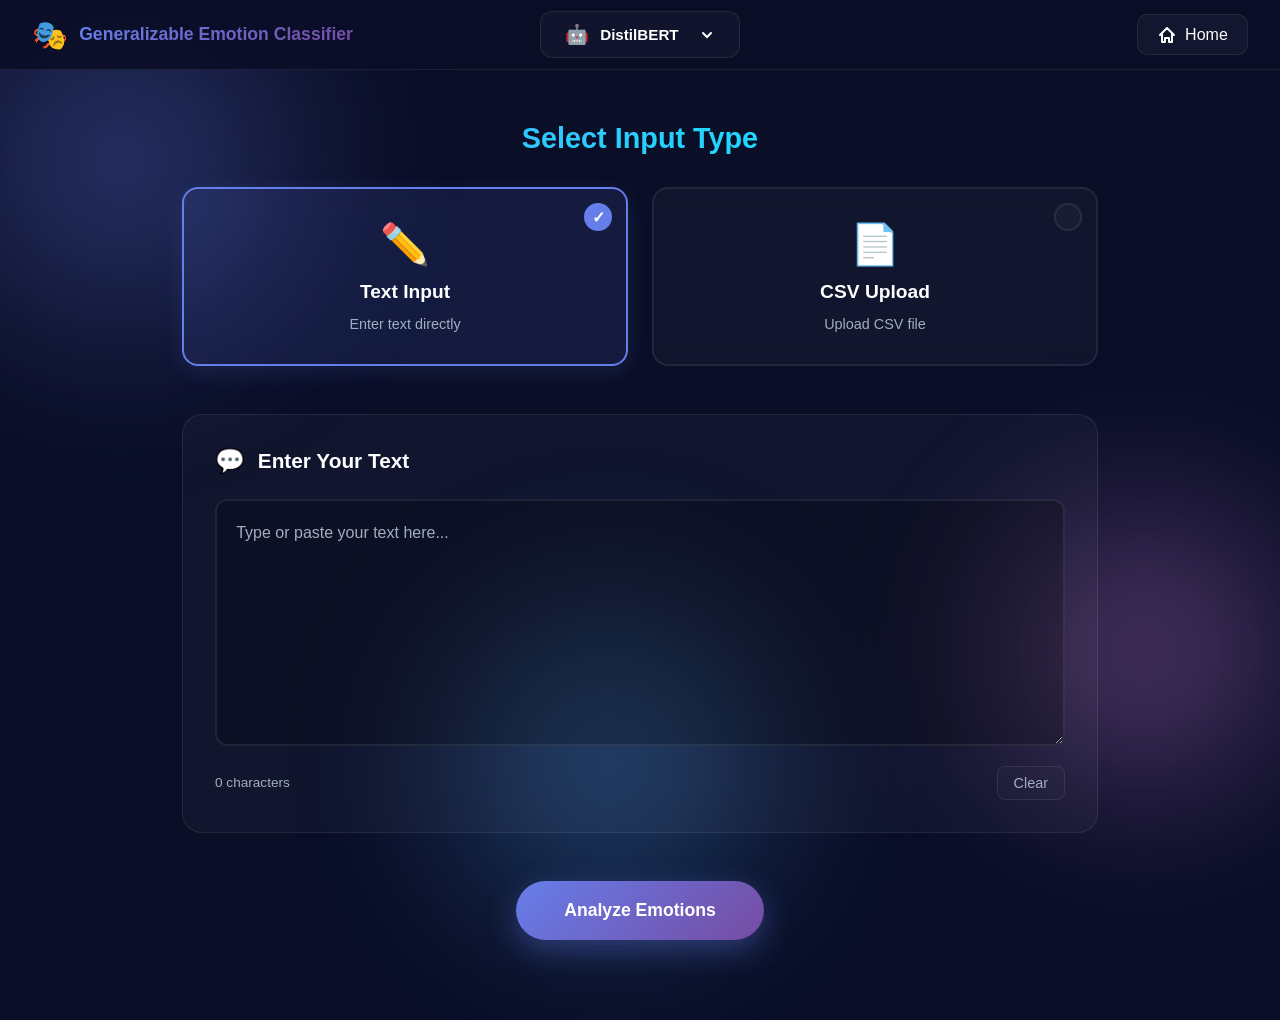
<file: Frontend/index.html>
<!DOCTYPE html>
<html lang="en">

<head>
    <meta charset="UTF-8">
    <meta name="viewport" content="width=device-width, initial-scale=1.0">
    <title>Emotion Classifier - Main Interface</title>
    <link rel="stylesheet" href="analyzer-styles.css">
</head>

<body>
    <!-- Animated Background -->
    <div class="animated-bg">
        <div class="gradient-orb orb-1"></div>
        <div class="gradient-orb orb-2"></div>
        <div class="gradient-orb orb-3"></div>
    </div>

    <!-- Top Navigation Bar -->
    <nav class="top-navbar">
        <div class="nav-left">
            <div class="logo">
                <span class="logo-icon">🎭</span>
                <span class="logo-text">Generalizable Emotion Classifier</span>
            </div>
        </div>

        <div class="nav-center">
            <div class="model-dropdown">
                <button class="dropdown-btn" onclick="toggleDropdown()">
                    <span class="model-icon">🤖</span>
                    <span id="selectedModel">DistilBERT</span>
                    <svg class="dropdown-arrow" width="16" height="16" viewBox="0 0 16 16" fill="none">
                        <path d="M4 6L8 10L12 6" stroke="currentColor" stroke-width="2" stroke-linecap="round" />
                    </svg>
                </button>
                <div class="dropdown-menu" id="dropdownMenu">
                    <div class="dropdown-item active" onclick="selectModel('DistilBERT', 'distilbert')">
                        <span class="item-icon">🧠</span>
                        <div class="item-info">
                            <span class="item-name">DistilBERT</span>
                            <span class="item-desc">Transformer-based, High Accuracy</span>
                        </div>
                    </div>
                    <div class="dropdown-item" onclick="selectModel('LSTM', 'lstm')">
                        <span class="item-icon">🔄</span>
                        <div class="item-info">
                            <span class="item-name">LSTM</span>
                            <span class="item-desc">Recurrent Neural Network</span>
                        </div>
                    </div>
                    <div class="dropdown-item" onclick="selectModel('CNN + SVM', 'cnn_svm')">
                        <span class="item-icon">⚡</span>
                        <div class="item-info">
                            <span class="item-name">CNN + SVM</span>
                            <span class="item-desc">Hybrid Architecture</span>
                        </div>
                    </div>
                    <div class="dropdown-item" onclick="selectModel('Naïve Bayes', 'mnb')">
                        <span class="item-icon">📊</span>
                        <div class="item-info">
                            <span class="item-name">Naïve Bayes</span>
                            <span class="item-desc">Classical ML Algorithm</span>
                        </div>
                    </div>
                </div>
            </div>
        </div>

        <div class="nav-right">
            <a href="home.html" class="nav-btn">
                <svg width="20" height="20" viewBox="0 0 20 20" fill="none">
                    <path d="M3 10L10 3L17 10M5 8V17H8V13H12V17H15V8" stroke="currentColor" stroke-width="2"
                        stroke-linecap="round" stroke-linejoin="round" />
                </svg>
                Home
            </a>
        </div>
    </nav>

    <!-- Main Content Area -->
    <div class="main-container">
        <div class="content-wrapper">

            <!-- Input Type Selection -->
            <div class="input-type-selector">
                <h2 class="section-title">Select Input Type</h2>
                <div class="radio-group">
                    <label class="radio-card active">
                        <input type="radio" name="inputType" value="text" checked
                            onchange="handleInputTypeChange('text')">
                        <div class="radio-content">
                            <span class="radio-icon">✏️</span>
                            <span class="radio-label">Text Input</span>
                            <span class="radio-desc">Enter text directly</span>
                        </div>
                        <div class="radio-check">✓</div>
                    </label>

                    <label class="radio-card">
                        <input type="radio" name="inputType" value="csv" onchange="handleInputTypeChange('csv')">
                        <div class="radio-content">
                            <span class="radio-icon">📄</span>
                            <span class="radio-label">CSV Upload</span>
                            <span class="radio-desc">Upload CSV file</span>
                        </div>
                        <div class="radio-check">✓</div>
                    </label>
                </div>
            </div>

            <!-- Text Input Section -->
            <div class="input-section" id="textInputSection">
                <div class="input-card">
                    <div class="input-header">
                        <span class="input-icon">💬</span>
                        <h3>Enter Your Text</h3>
                    </div>
                    <textarea id="textInput" placeholder="Type or paste your text here..." rows="8"></textarea>
                    <div class="input-footer">
                        <span class="char-count" id="charCount">0 characters</span>
                        <button class="clear-btn" onclick="clearTextInput()">Clear</button>
                    </div>
                </div>
            </div>

            <!-- CSV Upload Section -->
            <div class="input-section hidden" id="csvInputSection">
                <div class="input-card upload-card">
                    <div class="upload-area" id="uploadArea" onclick="document.getElementById('csvFileInput').click()">
                        <input type="file" id="csvFileInput" accept=".csv" hidden onchange="handleFileSelect(event)">
                        <div class="upload-content">
                            <div class="upload-icon">📁</div>
                            <h3>Upload CSV File</h3>
                            <p>Drag or click here</p>
                        </div>
                    </div>
                    <div class="file-info hidden" id="fileInfo">
                        <div class="file-details">
                            <span class="file-icon">📄</span>
                            <div class="file-text">
                                <span class="file-name" id="fileName"></span>
                                <span class="file-size" id="fileSize"></span>
                            </div>
                        </div>
                        <button class="remove-file-btn" onclick="removeFile()">Remove</button>
                    </div>
                </div>
            </div>

            <!-- Predict Button -->
            <div class="action-section">
                <button class="predict-btn" onclick="analyzeEmotion()">Analyze Emotions</button>
            </div>

            <!-- Loading State -->
            <div class="loading-section hidden" id="loadingSection">
                <div class="loading-spinner"></div>
                <p>Analyzing...</p>
            </div>

            <!-- Results Section -->
            <div class="results-section hidden" id="resultsSection">
                <div class="results-header">
                    <h2>Analysis Results</h2>
                </div>

                <!-- Emotion Cards -->
                <div class="emotion-grid" id="emotionGrid"></div>

                <!-- Visualization -->
                 <div class="results-header">
                    <h2>Emotion Distribution</h2>
                </div>
                <div class="visualization-card">
                    <div class="chart-container" id="chartContainer"></div>
                </div>

                <!-- Statistics -->
                 <div class="results-header">
                    <h2>Summary Statistics</h2>
                </div>
                <div class="stats-card">
                    <div class="stats-grid" id="statsGrid"></div>
                </div>

                <!-- Interpretation UI (updated inline styles to match original frontend) -->
                <div id="prediction-area">
                    <div>
                        <button id="check-reasoning-btn" aria-disabled="true" title="Show model explanation">
                            🔎 Check Reasoning
                        </button>
                    </div>

                    <div id="explanation-wrapper">
                        <div class="results-header">
                    <h2>Model Reasoning</h2>
                </div>
                        <pre id="explanation-text"></pre>
                    </div>
                </div>


            </div>
        </div>
    </div>

    <script src="analyzer-script.js"></script>
</body>

</html>
</file>
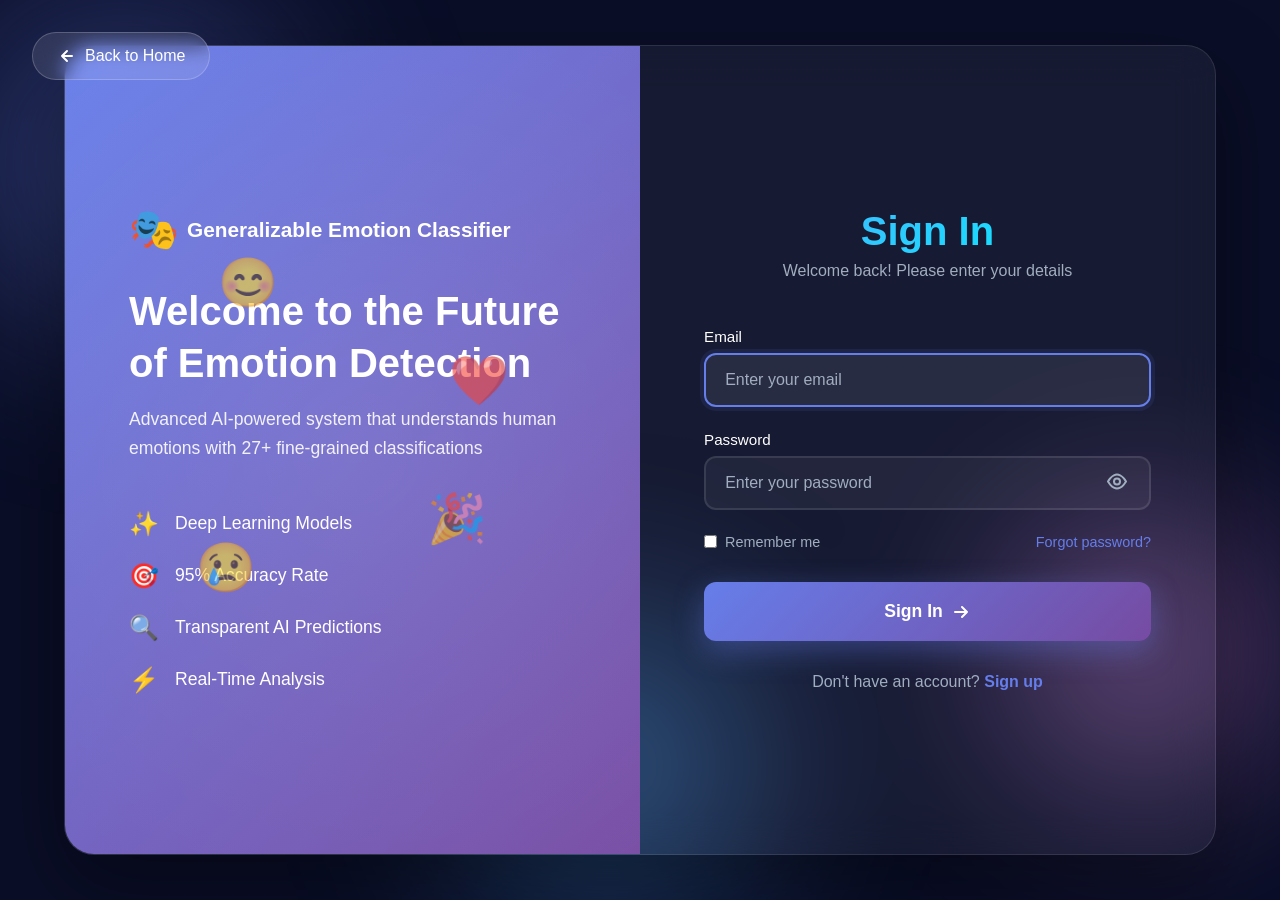
<file: Frontend/auth.html>
<!DOCTYPE html>
<html lang="en">
<head>
    <meta charset="UTF-8">
    <meta name="viewport" content="width=device-width, initial-scale=1.0">
    <title>Sign In | Emotion Classifier</title>
    <link rel="stylesheet" href="auth-styles.css">
</head>
<body>
    <!-- Animated Background -->
    <div class="animated-bg">
        <div class="gradient-orb orb-1"></div>
        <div class="gradient-orb orb-2"></div>
        <div class="gradient-orb orb-3"></div>
    </div>

    <!-- Back to Home Button -->
    <a href="home.html" class="back-btn">
        <svg width="20" height="20" viewBox="0 0 20 20" fill="none">
            <path d="M15 10H5M5 10L10 15M5 10L10 5" stroke="currentColor" stroke-width="2" stroke-linecap="round" stroke-linejoin="round"/>
        </svg>
        Back to Home
    </a>

    <!-- Auth Container -->
    <div class="auth-container">
        <!-- Left Side - Branding -->
        <div class="auth-branding">
            <div class="brand-content">
                <div class="brand-logo">
                    <span class="logo-icon">🎭</span>
                    <span class="logo-text">Generalizable Emotion Classifier</span>
                </div>
                <h2>Welcome to the Future of Emotion Detection</h2>
                <p>Advanced AI-powered system that understands human emotions with 27+ fine-grained classifications</p>
                
                <div class="features-list">
                    <div class="feature-item">
                        <span class="feature-icon">✨</span>
                        <span>Deep Learning Models</span>
                    </div>
                    <div class="feature-item">
                        <span class="feature-icon">🎯</span>
                        <span>95% Accuracy Rate</span>
                    </div>
                    <div class="feature-item">
                        <span class="feature-icon">🔍</span>
                        <span>Transparent AI Predictions</span>
                    </div>
                    <div class="feature-item">
                        <span class="feature-icon">⚡</span>
                        <span>Real-Time Analysis</span>
                    </div>
                </div>

                <div class="floating-emojis">
                    <span class="emoji-float" style="--delay: 0s; --x: 20px;">😊</span>
                    <span class="emoji-float" style="--delay: 1s; --x: -30px;">❤️</span>
                    <span class="emoji-float" style="--delay: 2s; --x: 40px;">😢</span>
                    <span class="emoji-float" style="--delay: 3s; --x: -20px;">🎉</span>
                </div>
            </div>
        </div>

        <!-- Right Side - Forms -->
        <div class="auth-forms">
            <!-- Login Form -->
            <div class="form-container active" id="loginForm">
                <div class="form-header">
                    <h2>Sign In</h2>
                    <p>Welcome back! Please enter your details</p>
                </div>

                <form onsubmit="handleLogin(event)">
                    <div class="input-group">
                        <label for="loginEmail">Email</label>
                        <input type="email" id="loginEmail" placeholder="Enter your email" required>
                    </div>

                    <div class="input-group">
                        <label for="loginPassword">Password</label>
                        <div class="password-input">
                            <input type="password" id="loginPassword" placeholder="Enter your password" required>
                            <button type="button" class="toggle-password" onclick="togglePassword('loginPassword')">
                                <svg width="20" height="20" viewBox="0 0 20 20" fill="none">
                                    <path d="M10 7C8.34315 7 7 8.34315 7 10C7 11.6569 8.34315 13 10 13C11.6569 13 13 11.6569 13 10C13 8.34315 11.6569 7 10 7Z" stroke="currentColor" stroke-width="2"/>
                                    <path d="M10 3C5 3 1 10 1 10C1 10 5 17 10 17C15 17 19 10 19 10C19 10 15 3 10 3Z" stroke="currentColor" stroke-width="2"/>
                                </svg>
                            </button>
                        </div>
                    </div>

                    <div class="form-options">
                        <label class="checkbox-label">
                            <input type="checkbox">
                            <span>Remember me</span>
                        </label>
                        <a href="#" class="forgot-link">Forgot password?</a>
                    </div>

                    <button type="submit" class="submit-btn">
                        Sign In
                        <svg width="20" height="20" viewBox="0 0 20 20" fill="none">
                            <path d="M4 10H16M16 10L11 5M16 10L11 15" stroke="currentColor" stroke-width="2" stroke-linecap="round" stroke-linejoin="round"/>
                        </svg>
                    </button>
                </form>

                <div class="form-footer">
                    <p>Don't have an account? <a href="#" onclick="switchForm('signup')">Sign up</a></p>
                </div>
            </div>

            <!-- Signup Form -->
            <div class="form-container" id="signupForm">
                <div class="form-header">
                    <h2>Create Account</h2>
                    <p>Join us and start analyzing emotions</p>
                </div>

                <form onsubmit="handleSignup(event)">
                    <div class="input-group">
                        <label for="signupName">Full Name</label>
                        <input type="text" id="signupName" placeholder="Enter your full name" required>
                    </div>

                    <div class="input-group">
                        <label for="signupEmail">Email</label>
                        <input type="email" id="signupEmail" placeholder="Enter your email" required>
                    </div>

                    <div class="input-group">
                        <label for="signupPassword">Password</label>
                        <div class="password-input">
                            <input type="password" id="signupPassword" placeholder="Create a password" required>
                            <button type="button" class="toggle-password" onclick="togglePassword('signupPassword')">
                                <svg width="20" height="20" viewBox="0 0 20 20" fill="none">
                                    <path d="M10 7C8.34315 7 7 8.34315 7 10C7 11.6569 8.34315 13 10 13C11.6569 13 13 11.6569 13 10C13 8.34315 11.6569 7 10 7Z" stroke="currentColor" stroke-width="2"/>
                                    <path d="M10 3C5 3 1 10 1 10C1 10 5 17 10 17C15 17 19 10 19 10C19 10 15 3 10 3Z" stroke="currentColor" stroke-width="2"/>
                                </svg>
                            </button>
                        </div>
                    </div>

                    <div class="input-group">
                        <label for="confirmPassword">Confirm Password</label>
                        <div class="password-input">
                            <input type="password" id="confirmPassword" placeholder="Confirm your password" required>
                            <button type="button" class="toggle-password" onclick="togglePassword('confirmPassword')">
                                <svg width="20" height="20" viewBox="0 0 20 20" fill="none">
                                    <path d="M10 7C8.34315 7 7 8.34315 7 10C7 11.6569 8.34315 13 10 13C11.6569 13 13 11.6569 13 10C13 8.34315 11.6569 7 10 7Z" stroke="currentColor" stroke-width="2"/>
                                    <path d="M10 3C5 3 1 10 1 10C1 10 5 17 10 17C15 17 19 10 19 10C19 10 15 3 10 3Z" stroke="currentColor" stroke-width="2"/>
                                </svg>
                            </button>
                        </div>
                    </div>

                    <div class="form-options">
                        <label class="checkbox-label">
                            <input type="checkbox" required>
                            <span>I agree to the Terms & Conditions</span>
                        </label>
                    </div>

                    <button type="submit" class="submit-btn">
                        Create Account
                        <svg width="20" height="20" viewBox="0 0 20 20" fill="none">
                            <path d="M4 10H16M16 10L11 5M16 10L11 15" stroke="currentColor" stroke-width="2" stroke-linecap="round" stroke-linejoin="round"/>
                        </svg>
                    </button>
                </form>

                <div class="form-footer">
                    <p>Already have an account? <a href="#" onclick="switchForm('login')">Sign in</a></p>
                </div>
            </div>
        </div>
    </div>

    <script src="auth-script.js"></script>
</body>
</html>
</file>
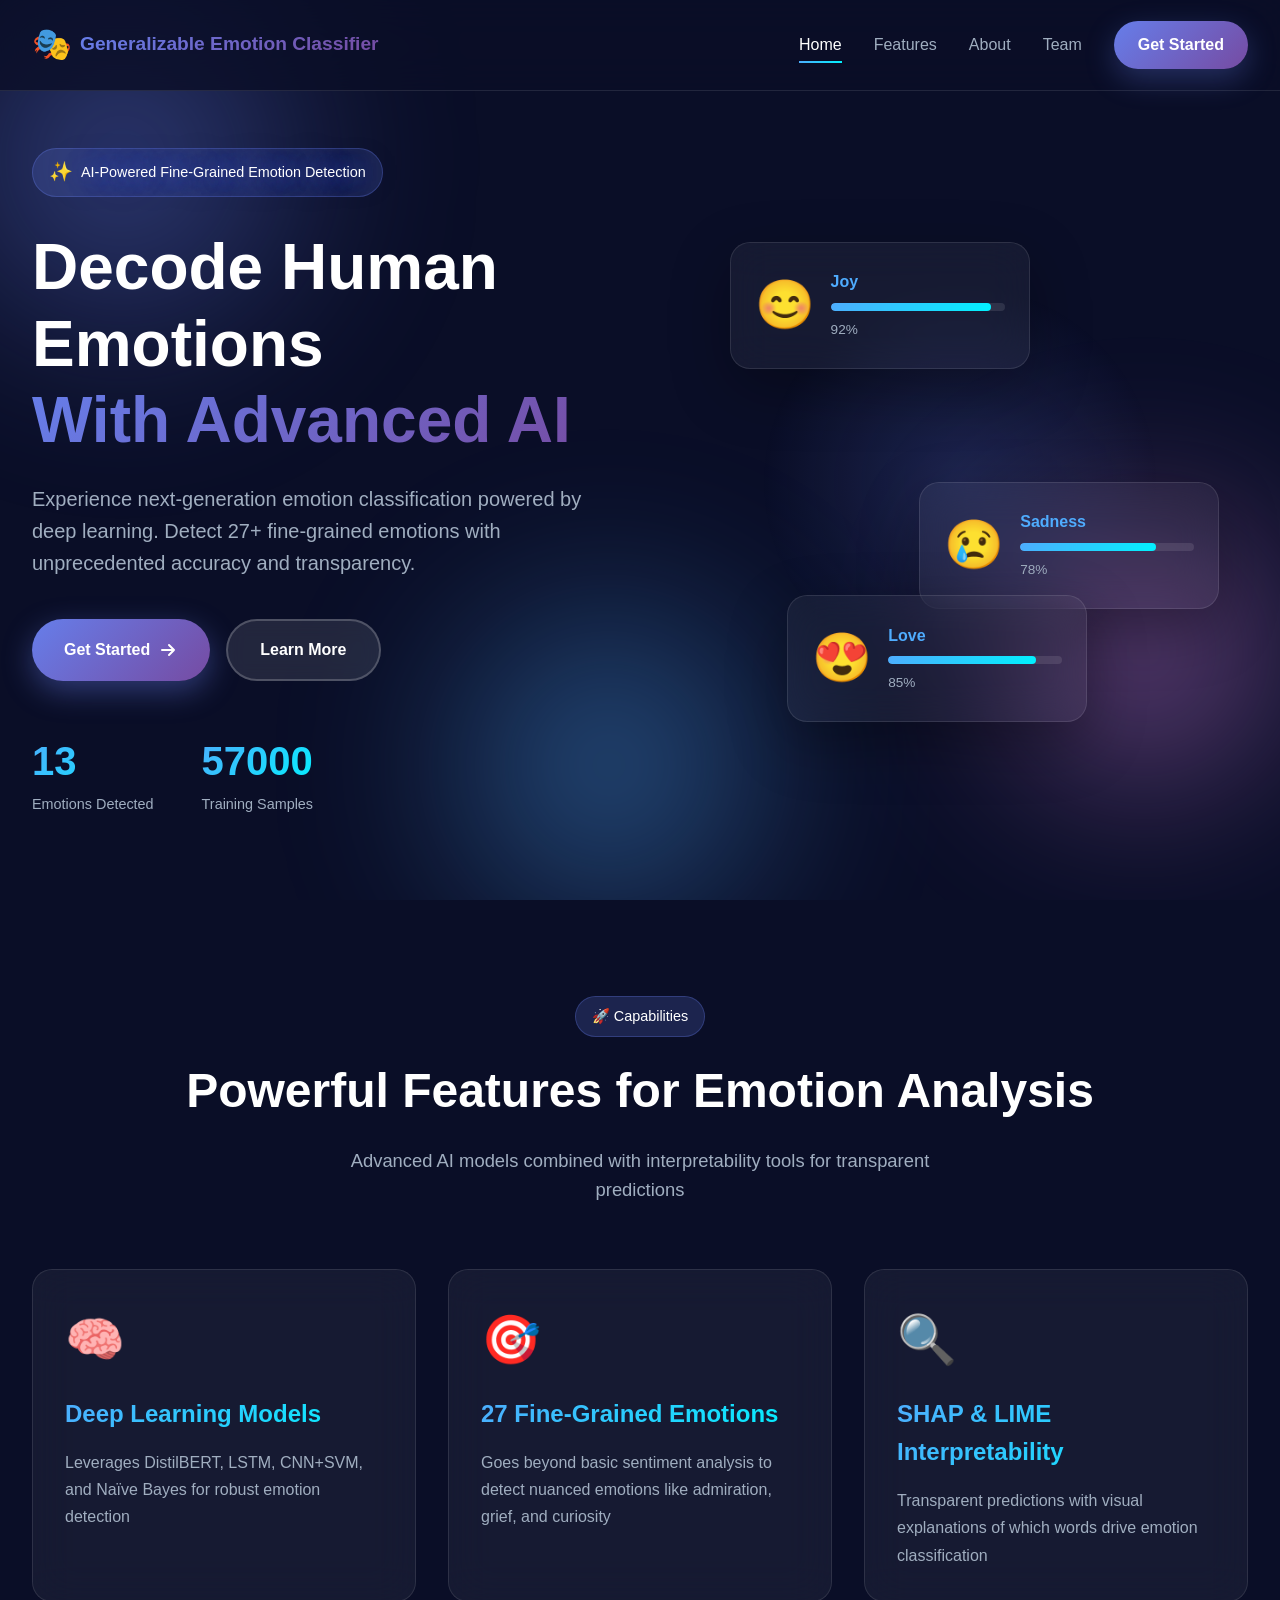
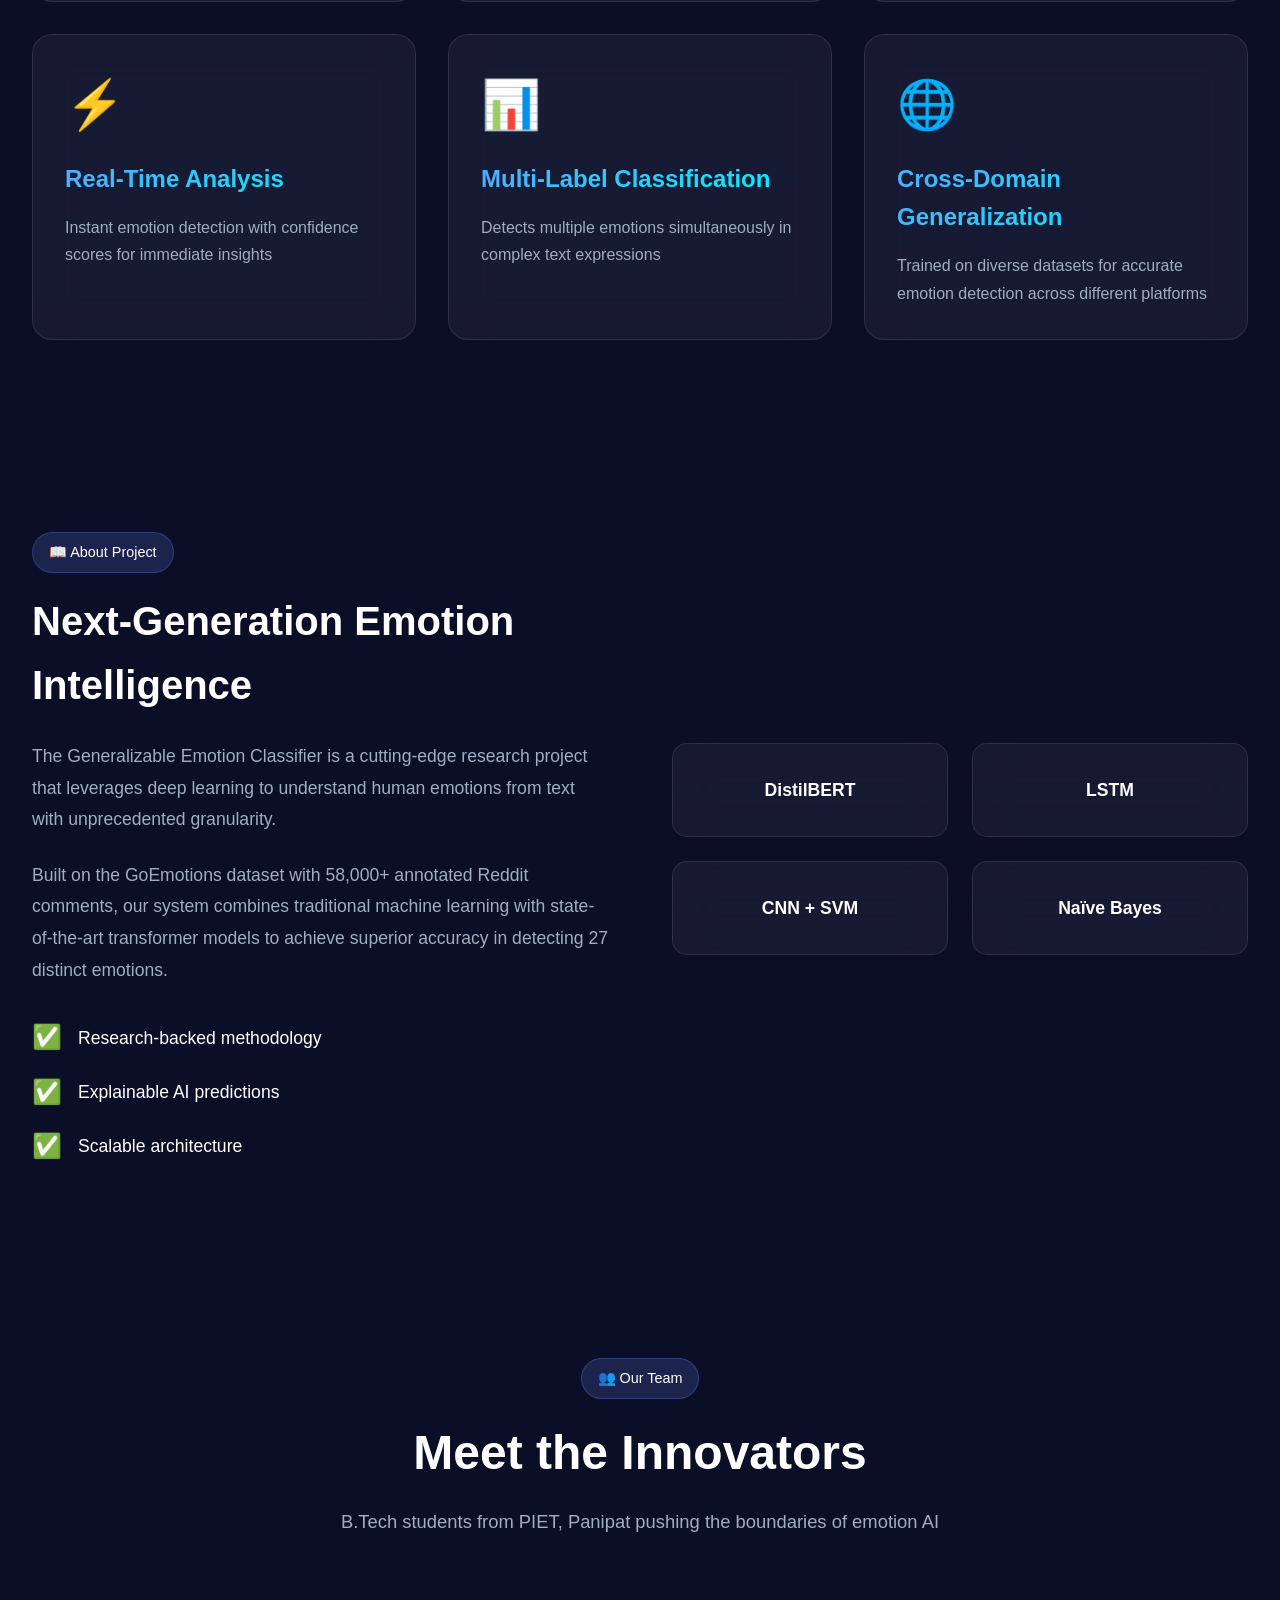
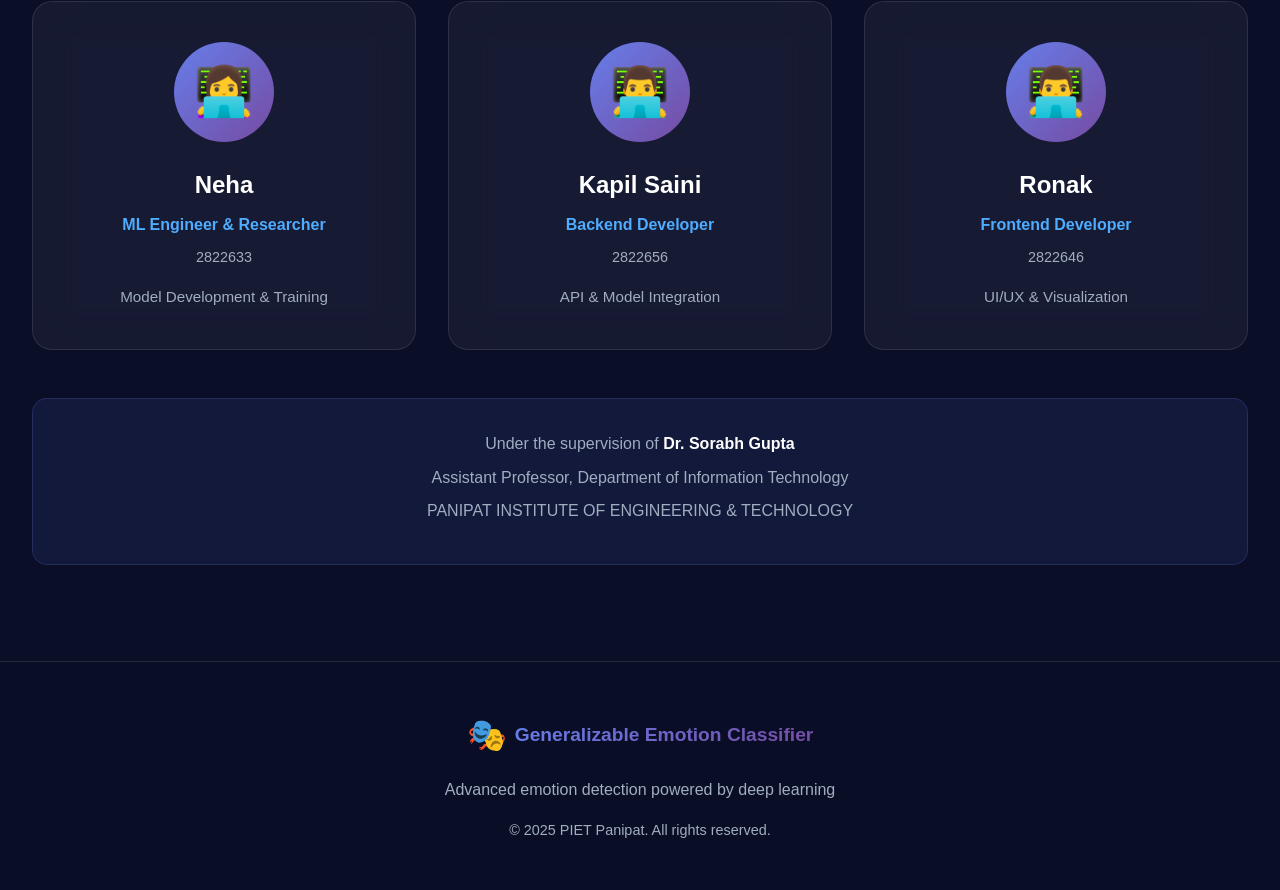
<file: Frontend/home.html>
<!DOCTYPE html>
<html lang="en">
<head>
    <meta charset="UTF-8">
    <meta name="viewport" content="width=device-width, initial-scale=1.0">
    <title>Generalizable Emotion Classifier | AI-Powered Emotion Detection</title>
    <link rel="stylesheet" href="home-styles.css">
</head>
<body>
    <!-- Animated Background -->
    <div class="animated-bg">
        <div class="gradient-orb orb-1"></div>
        <div class="gradient-orb orb-2"></div>
        <div class="gradient-orb orb-3"></div>
    </div>

    <!-- Navigation Header -->
    <header class="navbar">
        <div class="nav-container">
            <div class="logo">
                <span class="logo-icon">🎭</span>
                <span class="logo-text">Generalizable Emotion Classifier</span>
            </div>
            <nav class="nav-links">
                <a href="#home" class="nav-link active">Home</a>
                <a href="#features" class="nav-link">Features</a>
                <a href="#about" class="nav-link">About</a>
                <a href="#team" class="nav-link">Team</a>
                <a href="auth.html" class="nav-cta">Get Started</a>
            </nav>
            <button class="mobile-menu-btn" onclick="toggleMobileMenu()">
                <span></span>
                <span></span>
                <span></span>
            </button>
        </div>
    </header>

    <!-- Hero Section -->
    <section class="hero" id="home">
        <div class="hero-content">
            <div class="hero-badge">
                <span class="badge-icon">✨</span>
                <span class="badge-text">AI-Powered Fine-Grained Emotion Detection</span>
            </div>
            <h1 class="hero-title">
                Decode Human Emotions
                <span class="gradient-text">With Advanced AI</span>
            </h1>
            <p class="hero-subtitle">
                Experience next-generation emotion classification powered by deep learning.
                Detect 27+ fine-grained emotions with unprecedented accuracy and transparency.
            </p>
            <div class="hero-buttons">
                <a href="auth.html" class="btn-primary">
                    <span>Get Started</span>
                    <svg width="20" height="20" viewBox="0 0 20 20" fill="none">
                        <path d="M4 10H16M16 10L11 5M16 10L11 15" stroke="currentColor" stroke-width="2" stroke-linecap="round" stroke-linejoin="round"/>
                    </svg>
                </a>
                <a href="#features" class="btn-secondary">
                    <span>Learn More</span>
                </a>
            </div>
            <div class="hero-stats">
                <div class="stat-item">
                    <span class="stat-number">27+</span>
                    <span class="stat-label">Emotions Detected</span>
                </div>
                <div class="stat-item">
                    <span class="stat-number">57000</span>
                    <span class="stat-label">Training Samples</span>
                </div>
            </div>
        </div>
        <div class="hero-visual">
            <div class="floating-card card-1">
                <div class="emotion-preview">
                    <span class="emoji">😊</span>
                    <div class="emotion-info">
                        <span class="emotion-name">Joy</span>
                        <div class="confidence-bar">
                            <div class="confidence-fill" style="width: 92%"></div>
                        </div>
                        <span class="confidence-text">92%</span>
                    </div>
                </div>
            </div>
            <div class="floating-card card-2">
                <div class="emotion-preview">
                    <span class="emoji">😢</span>
                    <div class="emotion-info">
                        <span class="emotion-name">Sadness</span>
                        <div class="confidence-bar">
                            <div class="confidence-fill" style="width: 78%"></div>
                        </div>
                        <span class="confidence-text">78%</span>
                    </div>
                </div>
            </div>
            <div class="floating-card card-3">
                <div class="emotion-preview">
                    <span class="emoji">😍</span>
                    <div class="emotion-info">
                        <span class="emotion-name">Love</span>
                        <div class="confidence-bar">
                            <div class="confidence-fill" style="width: 85%"></div>
                        </div>
                        <span class="confidence-text">85%</span>
                    </div>
                </div>
            </div>
            <div class="hero-circle pulse"></div>
        </div>
    </section>

    <!-- Features Section -->
    <section class="features" id="features">
        <div class="section-header">
            <span class="section-badge">🚀 Capabilities</span>
            <h2>Powerful Features for Emotion Analysis</h2>
            <p>Advanced AI models combined with interpretability tools for transparent predictions</p>
        </div>
        <div class="features-grid">
            <div class="feature-card">
                <div class="feature-icon">🧠</div>
                <h3>Deep Learning Models</h3>
                <p>Leverages DistilBERT, LSTM, CNN+SVM, and Naïve Bayes for robust emotion detection</p>
            </div>
            <div class="feature-card">
                <div class="feature-icon">🎯</div>
                <h3>27 Fine-Grained Emotions</h3>
                <p>Goes beyond basic sentiment analysis to detect nuanced emotions like admiration, grief, and curiosity</p>
            </div>
            <div class="feature-card">
                <div class="feature-icon">🔍</div>
                <h3>SHAP & LIME Interpretability</h3>
                <p>Transparent predictions with visual explanations of which words drive emotion classification</p>
            </div>
            <div class="feature-card">
                <div class="feature-icon">⚡</div>
                <h3>Real-Time Analysis</h3>
                <p>Instant emotion detection with confidence scores for immediate insights</p>
            </div>
            <div class="feature-card">
                <div class="feature-icon">📊</div>
                <h3>Multi-Label Classification</h3>
                <p>Detects multiple emotions simultaneously in complex text expressions</p>
            </div>
            <div class="feature-card">
                <div class="feature-icon">🌐</div>
                <h3>Cross-Domain Generalization</h3>
                <p>Trained on diverse datasets for accurate emotion detection across different platforms</p>
            </div>
        </div>
    </section>

    <!-- About Section -->
    <section class="about" id="about">
        <div class="about-content">
            <div class="about-text">
                <span class="section-badge">📖 About Project</span>
                <h2>Next-Generation Emotion Intelligence</h2>
                <p>The Generalizable Emotion Classifier is a cutting-edge research project that leverages deep learning to understand human emotions from text with unprecedented granularity.</p>
                <p>Built on the GoEmotions dataset with 58,000+ annotated Reddit comments, our system combines traditional machine learning with state-of-the-art transformer models to achieve superior accuracy in detecting 27 distinct emotions.</p>
                <div class="about-highlights">
                    <div class="highlight-item">
                        <span class="highlight-icon">✅</span>
                        <span>Research-backed methodology</span>
                    </div>
                    <div class="highlight-item">
                        <span class="highlight-icon">✅</span>
                        <span>Explainable AI predictions</span>
                    </div>
                    <div class="highlight-item">
                        <span class="highlight-icon">✅</span>
                        <span>Scalable architecture</span>
                    </div>
                </div>
            </div>
            <div class="about-visual">
                <div class="model-showcase">
                    <div class="model-item">DistilBERT</div>
                    <div class="model-item">LSTM</div>
                    <div class="model-item">CNN + SVM</div>
                    <div class="model-item">Naïve Bayes</div>
                </div>
            </div>
        </div>
    </section>

    <!-- Team Section -->
    <section class="team" id="team">
        <div class="section-header">
            <span class="section-badge">👥 Our Team</span>
            <h2>Meet the Innovators</h2>
            <p>B.Tech students from PIET, Panipat pushing the boundaries of emotion AI</p>
        </div>
        <div class="team-grid">
            <div class="team-card">
                <div class="team-avatar">
                    <span class="avatar-emoji">👩‍💻</span>
                </div>
                <h3>Neha</h3>
                <p class="team-role">ML Engineer & Researcher</p>
                <p class="team-id">2822633</p>
                <p class="team-contribution">Model Development & Training</p>
            </div>
            <div class="team-card">
                <div class="team-avatar">
                    <span class="avatar-emoji">👨‍💻</span>
                </div>
                <h3>Kapil Saini</h3>
                <p class="team-role">Backend Developer</p>
                <p class="team-id">2822656</p>
                <p class="team-contribution">API & Model Integration</p>
            </div>
            <div class="team-card">
                <div class="team-avatar">
                    <span class="avatar-emoji">👨‍💻</span>
                </div>
                <h3>Ronak</h3>
                <p class="team-role">Frontend Developer</p>
                <p class="team-id">2822646</p>
                <p class="team-contribution">UI/UX & Visualization</p>
            </div>
        </div>
        <div class="supervisor-info">
            <p>Under the supervision of <strong>Dr. Sorabh Gupta</strong></p>
            <p>Assistant Professor, Department of Information Technology</p>
            <p>PANIPAT INSTITUTE OF ENGINEERING & TECHNOLOGY</p>
        </div>
    </section>

    <!-- Footer -->
    <footer class="footer">
        <div class="footer-content">
            <div class="footer-logo">
                <span class="logo-icon">🎭</span>
                <span class="logo-text">Generalizable Emotion Classifier</span>
            </div>
            <p class="footer-text">Advanced emotion detection powered by deep learning</p>
            <p class="footer-copyright">© 2025 PIET Panipat. All rights reserved.</p>
        </div>
    </footer>

    <script src="home-script.js"></script>
</body>
</html>
</file>
<file: Frontend/analyzer-styles.css>
/* Reset and Base Styles */
* {
  margin: 0;
  padding: 0;
  box-sizing: border-box;
}

:root {
  --primary-gradient: linear-gradient(135deg, #667eea 0%, #764ba2 100%);
  --accent-gradient: linear-gradient(135deg, #4facfe 0%, #00f2fe 100%);
  --dark-bg: #0a0e27;
  --card-bg: rgba(255, 255, 255, 0.03);
  --card-bg-2: rgba(255, 255, 255, 0.04);
  --text-primary: #ffffff;
  --text-secondary: #a0aec0;
  --border-color: rgba(255, 255, 255, 0.08);
}

body {
  font-family: "Inter", -apple-system, BlinkMacSystemFont, "Segoe UI",
    sans-serif;
  background: var(--dark-bg);
  color: var(--text-primary);
  min-height: 100vh;
  overflow-x: hidden;
  -webkit-font-smoothing: antialiased;
  -moz-osx-font-smoothing: grayscale;
}

/* Animated Background */
.animated-bg {
  position: fixed;
  top: 0;
  left: 0;
  width: 100%;
  height: 100%;
  z-index: -1;
}

.gradient-orb {
  position: absolute;
  border-radius: 50%;
  filter: blur(80px);
  opacity: 0.42;
  animation: float 20s infinite ease-in-out;
}

.orb-1 {
  width: 500px;
  height: 500px;
  background: radial-gradient(circle, #667eea 0%, transparent 70%);
  top: -10%;
  left: -10%;
}

.orb-2 {
  width: 400px;
  height: 400px;
  background: radial-gradient(circle, #f093fb 0%, transparent 70%);
  top: 50%;
  right: -5%;
  animation-delay: 5s;
}

.orb-3 {
  width: 450px;
  height: 450px;
  background: radial-gradient(circle, #4facfe 0%, transparent 70%);
  bottom: -10%;
  left: 30%;
  animation-delay: 10s;
}

@keyframes float {
  0%,
  100% {
    transform: translate(0, 0) scale(1);
  }
  33% {
    transform: translate(50px, -50px) scale(1.1);
  }
  66% {
    transform: translate(-30px, 30px) scale(0.9);
  }
}

/* Top Navigation Bar */
.top-navbar {
  position: fixed;
  top: 0;
  left: 0;
  right: 0;
  height: 70px;
  background: rgba(10, 14, 39, 0.9);
  backdrop-filter: blur(20px);
  border-bottom: 1px solid var(--border-color);
  display: flex;
  align-items: center;
  justify-content: space-between;
  padding: 0 2rem;
  z-index: 1000;
}

.nav-left,
.nav-center,
.nav-right {
  flex: 1;
}

.nav-center {
  display: flex;
  justify-content: center;
}

.nav-right {
  display: flex;
  justify-content: flex-end;
}

.logo {
  display: flex;
  align-items: center;
  gap: 0.7rem;
}

.logo-icon {
  font-size: 1.8rem;
}

.logo-text {
  font-size: 1.1rem;
  font-weight: 700;
  background: var(--primary-gradient);
  -webkit-background-clip: text;
  -webkit-text-fill-color: transparent;
  background-clip: text;
}

/* Model Dropdown */
.model-dropdown {
  position: relative;
}

.dropdown-btn {
  display: flex;
  align-items: center;
  gap: 0.7rem;
  padding: 0.7rem 1.5rem;
  background: var(--card-bg);
  border: 1px solid var(--border-color);
  border-radius: 12px;
  color: var(--text-primary);
  font-size: 0.95rem;
  font-weight: 600;
  cursor: pointer;
  transition: all 0.25s ease;
  min-width: 200px;
}

.dropdown-btn:hover {
  background: rgba(255, 255, 255, 0.04);
  border-color: rgba(102, 126, 234, 0.45);
}

.model-icon {
  font-size: 1.2rem;
}

.dropdown-arrow {
  margin-left: auto;
  transition: transform 0.3s ease;
}

.dropdown-btn.active .dropdown-arrow {
  transform: rotate(180deg);
}

.dropdown-menu {
  position: absolute;
  top: calc(100% + 8px);
  left: 0;
  right: 0;
  background: rgba(10, 14, 39, 0.96);
  backdrop-filter: blur(20px);
  border: 1px solid var(--border-color);
  border-radius: 12px;
  overflow: hidden;
  opacity: 0;
  visibility: hidden;
  transform: translateY(-10px);
  transition: all 0.25s ease;
  box-shadow: 0 10px 40px rgba(0, 0, 0, 0.6);
}

.dropdown-menu.active {
  opacity: 1;
  visibility: visible;
  transform: translateY(0);
}

.dropdown-item {
  display: flex;
  align-items: center;
  gap: 1rem;
  padding: 1rem;
  cursor: pointer;
  transition: all 0.18s ease;
  border-left: 3px solid transparent;
}

.dropdown-item:hover {
  background: rgba(255, 255, 255, 0.04);
}

.dropdown-item.active {
  background: rgba(102, 126, 234, 0.085);
  border-left-color: #667eea;
}

.item-icon {
  font-size: 1.5rem;
}

.item-info {
  display: flex;
  flex-direction: column;
}

.item-name {
  font-weight: 600;
  font-size: 0.95rem;
}

.item-desc {
  font-size: 0.8rem;
  color: var(--text-secondary);
}

.nav-btn {
  display: flex;
  align-items: center;
  gap: 0.5rem;
  padding: 0.6rem 1.2rem;
  background: rgba(255, 255, 255, 0.04);
  border: 1px solid var(--border-color);
  border-radius: 10px;
  color: var(--text-primary);
  text-decoration: none;
  font-weight: 500;
  transition: all 0.3s ease;
}

.nav-btn:hover {
  background: rgba(255, 255, 255, 0.08);
  transform: translateY(-2px);
}

/* Main Container */
.main-container {
  padding-top: 90px;
  min-height: 100vh;
}

.content-wrapper {
  max-width: 980px;
  margin: 0 auto;
  padding: 2rem;
}

/* Section Title */
.section-title {
  text-align: center;
  font-size: 1.8rem;
  margin-bottom: 2rem;
  background: var(--accent-gradient);
  -webkit-background-clip: text;
  -webkit-text-fill-color: transparent;
  background-clip: text;
}

/* Input Type Selector */
.input-type-selector {
  margin-bottom: 3rem;
  animation: fadeInUp 0.6s ease;
}

/* Small fade animation */
@keyframes fadeInUp {
  from {
    opacity: 0;
    transform: translateY(20px);
  }
  to {
    opacity: 1;
    transform: translateY(0);
  }
}

.radio-group {
  display: grid;
  grid-template-columns: repeat(2, 1fr);
  gap: 1.5rem;
}

.radio-card {
  position: relative;
  display: block;
  cursor: pointer;
}

.radio-card input[type="radio"] {
  display: none;
}

.radio-content {
  display: flex;
  flex-direction: column;
  align-items: center;
  gap: 0.8rem;
  padding: 2rem;
  background: var(--card-bg);
  backdrop-filter: blur(8px);
  border: 2px solid var(--border-color);
  border-radius: 16px;
  transition: all 0.3s ease;
}

.radio-card:hover .radio-content {
  background: rgba(255, 255, 255, 0.03);
  transform: translateY(-4px);
}

.radio-card input:checked ~ .radio-content {
  background: rgba(102, 126, 234, 0.12);
  border-color: #667eea;
  box-shadow: 0 6px 22px rgba(102, 126, 234, 0.14);
}

.radio-icon {
  font-size: 2.5rem;
}

.radio-label {
  font-size: 1.2rem;
  font-weight: 600;
}

.radio-desc {
  font-size: 0.9rem;
  color: var(--text-secondary);
}

.radio-check {
  position: absolute;
  top: 1rem;
  right: 1rem;
  width: 28px;
  height: 28px;
  background: var(--card-bg);
  border: 2px solid var(--border-color);
  border-radius: 50%;
  display: flex;
  align-items: center;
  justify-content: center;
  color: transparent;
  font-weight: 700;
  transition: all 0.3s ease;
}

.radio-card input:checked ~ .radio-content ~ .radio-check {
  background: #667eea;
  border-color: #667eea;
  color: white;
}

/* Input Section */
.input-section {
  animation: fadeInUp 0.6s ease;
  animation-delay: 0.2s;
  animation-fill-mode: both;
}

.input-section.hidden {
  display: none;
}

.input-card {
  background: var(--card-bg);
  backdrop-filter: blur(8px);
  border: 1px solid var(--border-color);
  border-radius: 20px;
  padding: 2rem;
  margin-bottom: 2rem;
}

.input-header {
  display: flex;
  align-items: center;
  gap: 0.8rem;
  margin-bottom: 1.5rem;
}

.input-icon {
  font-size: 1.5rem;
}

.input-header h3 {
  font-size: 1.3rem;
}

textarea {
  width: 100%;
  padding: 1.2rem;
  background: rgba(0, 0, 0, 0.2);
  border: 2px solid var(--border-color);
  border-radius: 12px;
  color: var(--text-primary);
  font-size: 1rem;
  font-family: inherit;
  line-height: 1.6;
  resize: vertical;
  transition: all 0.3s ease;
}

textarea:focus {
  outline: none;
  border-color: #667eea;
  box-shadow: 0 0 0 4px rgba(102, 126, 234, 0.08);
}

textarea::placeholder {
  color: var(--text-secondary);
}

.input-footer {
  display: flex;
  justify-content: space-between;
  align-items: center;
  margin-top: 1rem;
}

.char-count {
  font-size: 0.85rem;
  color: var(--text-secondary);
}

.clear-btn {
  display: flex;
  align-items: center;
  gap: 0.4rem;
  padding: 0.5rem 1rem;
  background: rgba(255, 255, 255, 0.02);
  border: 1px solid var(--border-color);
  border-radius: 8px;
  color: var(--text-secondary);
  font-size: 0.9rem;
  cursor: pointer;
  transition: all 0.2s ease;
}

.clear-btn:hover {
  background: rgba(255, 255, 255, 0.06);
  color: var(--text-primary);
}

/* Quick Samples */
.samples-section {
  margin-top: 2rem;
}

.samples-section h4 {
  font-size: 1rem;
  margin-bottom: 1rem;
  color: var(--text-secondary);
}

.sample-chips {
  display: flex;
  flex-wrap: wrap;
  gap: 0.8rem;
}

.sample-chip {
  display: flex;
  align-items: center;
  gap: 0.5rem;
  padding: 0.7rem 1.2rem;
  background: var(--card-bg);
  border: 1px solid var(--border-color);
  border-radius: 50px;
  color: var(--text-primary);
  font-size: 0.9rem;
  cursor: pointer;
  transition: all 0.3s ease;
}

.sample-chip:hover {
  background: rgba(102, 126, 234, 0.12);
  border-color: #667eea;
  transform: translateY(-2px);
}

/* CSV Upload */
.upload-card {
  padding: 0;
  overflow: hidden;
}

.upload-area {
  padding: 3rem 2rem;
  border: 2px dashed var(--border-color);
  border-radius: 16px;
  text-align: center;
  cursor: pointer;
  transition: all 0.25s ease;
}

.upload-area:hover {
  border-color: #667eea;
  background: rgba(102, 126, 234, 0.04);
}

.upload-content {
  pointer-events: none;
}

.upload-icon {
  font-size: 4rem;
  margin-bottom: 1rem;
}

.upload-area h3 {
  font-size: 1.3rem;
  margin-bottom: 0.5rem;
}

.upload-area p {
  color: var(--text-secondary);
  margin-bottom: 1rem;
}

.upload-hint {
  display: inline-block;
  padding: 0.4rem 1rem;
  background: rgba(102, 126, 234, 0.12);
  border-radius: 20px;
  font-size: 0.85rem;
  color: #4facfe;
}

.file-info {
  display: flex;
  align-items: center;
  justify-content: space-between;
  padding: 1.5rem 2rem;
  background: rgba(102, 126, 234, 0.08);
  border-top: 1px solid var(--border-color);
}

.file-info.hidden {
  display: none;
}

.file-details {
  display: flex;
  align-items: center;
  gap: 1rem;
}

.file-icon {
  font-size: 2rem;
}

.file-text {
  display: flex;
  flex-direction: column;
}

.file-name {
  font-weight: 600;
}

.file-size {
  font-size: 0.85rem;
  color: var(--text-secondary);
}

.remove-file-btn {
  padding: 0.5rem;
  background: rgba(255, 255, 255, 0.02);
  border: none;
  border-radius: 8px;
  color: var(--text-secondary);
  cursor: pointer;
  transition: all 0.2s ease;
}

.remove-file-btn:hover {
  background: rgba(239, 68, 68, 0.2);
  color: #ef4444;
}

/* CSV Instructions */
.csv-instructions {
  padding: 1.5rem;
  background: rgba(102, 126, 234, 0.08);
  border: 1px solid rgba(102, 126, 234, 0.18);
  border-radius: 12px;
}

/* Action Section */
.action-section {
  display: flex;
  justify-content: center;
  margin: 3rem 0;
  animation: fadeInUp 0.6s ease;
  animation-delay: 0.4s;
  animation-fill-mode: both;
}

/* Shared action button class so both buttons look identical */
.action-button,
.predict-btn,
#check-reasoning-btn {
  display: inline-flex;
  align-items: center;
  gap: 1rem;
  padding: 1.2rem 3rem;
  background: var(--primary-gradient);
  border: none;
  border-radius: 50px;
  color: white;
  font-size: 1.1rem;
  font-weight: 600;
  cursor: pointer;
  transition: all 0.25s ease;
  box-shadow: 0 10px 30px rgba(102, 126, 234, 0.36);
  text-decoration: none;
  justify-content: center;
}

.action-button:hover,
.predict-btn:hover,
#check-reasoning-btn:hover {
  transform: translateY(-3px);
  box-shadow: 0 14px 40px rgba(102, 126, 234, 0.52);
}

/* Loading Section */
.loading-section {
  text-align: center;
  padding: 4rem 2rem;
}

.loading-section.hidden {
  display: none;
}

.loading-spinner {
  position: relative;
  width: 80px;
  height: 80px;
  margin: 0 auto 2rem;
}

.spinner-ring {
  position: absolute;
  width: 100%;
  height: 100%;
  border: 4px solid transparent;
  border-top-color: #667eea;
  border-radius: 50%;
  animation: spin 1.5s linear infinite;
}

.spinner-ring:nth-child(2) {
  border-top-color: #f093fb;
  animation-delay: 0.3s;
}
.spinner-ring:nth-child(3) {
  border-top-color: #4facfe;
  animation-delay: 0.6s;
}

@keyframes spin {
  to {
    transform: rotate(360deg);
  }
}

.loading-text {
  font-size: 1.1rem;
  color: var(--text-secondary);
}

/* Results Section */
.results-section {
  animation: fadeInUp 0.6s ease;
  margin-top: 2rem;
}

.results-section.hidden {
  display: none;
}

.results-header {
  display: flex;
  justify-content: space-between;
  align-items: center;
  margin-bottom: 2rem;
}

.results-header h2 {
  display: flex;
  align-items: center;
  gap: 0.8rem;
  font-size: 2.8rem;
}

.results-icon {
  font-size: 3rem;
}

.export-btn {
  display: flex;
  align-items: center;
  gap: 0.5rem;
  padding: 0.7rem 1.5rem;
  background: var(--card-bg);
  border: 1px solid var(--border-color);
  border-radius: 10px;
  color: var(--text-primary);
  font-weight: 500;
  cursor: pointer;
}

/* Emotion Grid */
.emotion-grid {
  display: grid;
  grid-template-columns: repeat(auto-fill, minmax(250px, 1fr));
  gap: 1.5rem;
  margin-bottom: 2rem;
}

.emotion-card {
  background: var(--card-bg);
  backdrop-filter: blur(8px);
  border: 1px solid var(--border-color);
  border-radius: 16px;
  padding: 1.5rem;
  transition: all 0.25s ease;
}

.emotion-card:hover {
  transform: translateY(-6px);
  border-color: rgba(102, 126, 234, 0.5);
  box-shadow: 0 12px 40px rgba(102, 126, 234, 0.12);
}

.emotion-header {
  display: flex;
  align-items: center;
  justify-content: space-between;
  margin-bottom: 1rem;
}

.emotion-emoji {
  font-size: 2.5rem;
}

.emotion-confidence {
  font-size: 1.3rem;
  font-weight: 700;
  background: var(--accent-gradient);
  -webkit-background-clip: text;
  -webkit-text-fill-color: transparent;
  background-clip: text;
}

.emotion-name {
  font-size: 1.05rem;
  font-weight: 700;
  margin-bottom: 0.6rem;
  color: var(--text-primary);
}

/* progress bar */
.emotion-bar {
  height: 8px;
  background: rgba(255, 255, 255, 0.06);
  border-radius: 10px;
  overflow: hidden;
}
.emotion-fill {
  height: 100%;
  background: var(--accent-gradient);
  border-radius: 10px;
  transition: width 0.9s ease;
}

/* Visualization Card & Stats Card */
.visualization-card,
.stats-card {
  background: var(--card-bg);
  backdrop-filter: blur(8px);
  border: 1px solid var(--border-color);
  border-radius: 20px;
  padding: 4rem;
  margin-bottom: 4rem;
}

/* Chart */
.chart-container {
  height: 300px;
  display: flex;
  align-items: flex-end;
  justify-content: space-around;
  gap: 1rem;
  padding: 2rem 0 3rem;
}
.chart-bar {
  flex: 1;
  background: var(--accent-gradient);
  border-radius: 8px 8px 0 0;
  position: relative;
  transition: all 0.5s ease;
  min-width: 40px;
}
.chart-label {
  position: absolute;
  bottom: -35px;
  left: 50%;
  transform: translateX(-50%);
  font-size: 0.85rem;
  white-space: nowrap;
  color: var(--text-secondary);
}
.chart-value {
  position: absolute;
  top: -30px;
  left: 50%;
  transform: translateX(-50%);
  font-weight: 700;
  color: #4facfe;
}

/* Stats Grid */
.stats-grid {
  display: grid;
  grid-template-columns: repeat(auto-fit, minmax(200px, 1fr));
  gap: 1.2rem;
}

.stat-item {
  text-align: center;
  padding: 1.5rem;
  background: rgba(102, 126, 234, 0.06);
  border: 1px solid rgba(102, 126, 234, 0.12);
  border-radius: 12px;
}

.stat-value {
  font-size: 2rem;
  font-weight: 700;
  background: var(--accent-gradient);
  -webkit-background-clip: text;
  -webkit-text-fill-color: transparent;
  background-clip: text;
  margin-bottom: 0.5rem;
}

.stat-label {
  font-size: 0.9rem;
  color: var(--text-secondary);
}

/* HERO STATS - fix for suffix visibility (+, K+, %) */
/* Previously gradient text clipping hid the suffix in some browsers.
   Set hero stat numbers to plain color so suffixes show. */
.hero-stats .stat-item {
  text-align: center;
}
.hero-stats .stat-number {
  font-size: 3.5rem;
  font-weight: 1000;
  color: var(--text-primary); /* make +,k,% visible */
  background: none;
  -webkit-background-clip: initial;
  -webkit-text-fill-color: initial;
  display: inline-block;
}
.hero-stats .stat-label {
  color: var(--text-secondary);
  margin-top: 0.25rem;
}

/* --------------------------
   Prediction / Interpretation area
   -------------------------- */

/* Make the prediction area stack vertically so elements don't sit side-by-side */
#prediction-area {
  display: flex;
  flex-direction: column;
  align-items: center;
  justify-content: center;
  margin: 3rem 0;
  animation: fadeInUp 0.6s ease;
  animation-delay: 0.4s;
  animation-fill-mode: both;
  gap: 12px; /* spacing between prediction, button, explanation */
  width: 100%;
  box-sizing: border-box;
}

/* Ensure the debug/prediction JSON card fits within content and centers */
#prediction-text {
  background: var(--card-bg);
  border: 1px solid var(--border-color);
  color: var(--text-primary);
  padding: 12px;
  border-radius: 10px;
  min-height: 48px;
  white-space: pre-wrap;
  font-family: inherit;
  box-shadow: 0 6px 18px rgba(2, 6, 23, 0.35);
  line-height: 1.45;
  margin-bottom: 0; /* spacing handled by #prediction-area gap */
  font-size: 0.95rem;
  width: 100%;
  max-width: 880px; /* match main content width */
}

/* Check reasoning button — same look & feel as predict button via .action-button */
#check-reasoning-btn {
  /* reuse shared .action-button styles above */
  /* make it block-level-ish but keep centered */
  width: auto;
  display: inline-flex;
  justify-content: center;
}

/* Explanation wrapper: hidden by default; when shown it sits below the button */
#explanation-wrapper {
  display: none; /* controlled by JS: show block when text available */
  width: 100%;
  max-width: 880px;
  box-sizing: border-box;
  margin: 0 auto; /* center within page */
  padding-top: 6px;
}

/* Title above explanation (if any) */
#explanation-wrapper h4 {
  margin: 6px 0 8px 0;
  color: var(--text-primary);
}

/* Explanation card: full width within max-width container */
#explanation-text {
  background: var(--card-bg);
  border: 1px solid rgba(255, 255, 255, 0.03);
  color: var(--text-primary);
  padding: 14px;
  border-radius: 10px;
  white-space: pre-wrap;
  font-family: inherit;
  line-height: 1.6;
  font-size: 1.4rem;
  box-shadow: 0 6px 18px rgba(2, 6, 23, 0.25);
  width: 100%;
}

/* If backend returns an array, make each bullet more readable via CSS on <pre> content:
   note: transforming JSON to sentence still best done server-side or via JS.
   The CSS below just improves legibility. */
#explanation-text code,
#explanation-text pre {
  font-family: inherit;
  background: transparent;
  color: var(--text-primary);
}

/* Rule badge for emotion-cards */
.rule-badge {
  display: inline-block;
  padding: 4px 8px;
  border-radius: 999px;
  background: rgba(255, 255, 255, 0.04);
  border: 1px solid rgba(255, 255, 255, 0.03);
  color: #dbeafe;
  font-weight: 700;
  font-size: 0.8rem;
}

/* small utility to render explanation sentences more clearly if JS injects them */
.explanation-sentence {
  display: block;
  margin-bottom: 8px;
  color: var(--text-primary);
}

/* Utility classes */
.hidden {
  display: none !important;
}

/* Responsive */
@media (max-width: 768px) {
  .top-navbar {
    padding: 0 1rem;
  }
  .logo-text {
    display: none;
  }
  .nav-center {
    flex: 2;
  }
  .content-wrapper {
    padding: 1.2rem;
  }
  .radio-group {
    grid-template-columns: 1fr;
  }
  .emotion-grid {
    grid-template-columns: 1fr;
  }
  .stats-grid {
    grid-template-columns: repeat(2, 1fr);
  }
  #prediction-text,
  #explanation-text {
    font-size: 0.95rem;
    padding: 12px;
  }
  /* Smaller action button on phones */
  .action-button,
  #check-reasoning-btn,
  .predict-btn {
    padding: 9px 14px;
    border-radius: 12px;
    font-size: 1rem;
  }
}

/* SHAP token highlight -> soft gradient style to match existing components */
.shap-explainer { line-height: 1.6; word-break: break-word; }
.shap-token {
  transition: background 0.18s ease, transform 0.12s ease;
  padding: 0.06rem 0.22rem;
  border-radius: 6px;
  margin: 0 0.15rem;
  display: inline-block;
  white-space: pre-wrap;
  font-weight: 500;
  color: var(--text-primary);
}
/* optional hover for tokens to slightly "pop" and show value in tooltip */
.shap-token:hover { transform: translateY(-1px); }
.shap-token[title] { cursor: help; }

/* a little styling for the explanation wrapper if explanation_html provided */
.shap-explainer + div { margin-top: 8px; color: var(--text-secondary); font-size: 0.95rem; }
</file>
<file: Frontend/auth-styles.css>
/* Reset and Base Styles */
* {
    margin: 0;
    padding: 0;
    box-sizing: border-box;
}

:root {
    --primary-gradient: linear-gradient(135deg, #667eea 0%, #764ba2 100%);
    --secondary-gradient: linear-gradient(135deg, #f093fb 0%, #f5576c 100%);
    --accent-gradient: linear-gradient(135deg, #4facfe 0%, #00f2fe 100%);
    --dark-bg: #0a0e27;
    --card-bg: rgba(255, 255, 255, 0.05);
    --text-primary: #ffffff;
    --text-secondary: #a0aec0;
}

body {
    font-family: 'Inter', -apple-system, BlinkMacSystemFont, 'Segoe UI', sans-serif;
    background: var(--dark-bg);
    color: var(--text-primary);
    min-height: 100vh;
    display: flex;
    align-items: center;
    justify-content: center;
    overflow-x: hidden;
}

/* Animated Background */
.animated-bg {
    position: fixed;
    top: 0;
    left: 0;
    width: 100%;
    height: 100%;
    z-index: -1;
    overflow: hidden;
}

.gradient-orb {
    position: absolute;
    border-radius: 50%;
    filter: blur(80px);
    opacity: 0.5;
    animation: float 20s infinite ease-in-out;
}

.orb-1 {
    width: 500px;
    height: 500px;
    background: radial-gradient(circle, #667eea 0%, transparent 70%);
    top: -10%;
    left: -10%;
    animation-delay: 0s;
}

.orb-2 {
    width: 400px;
    height: 400px;
    background: radial-gradient(circle, #f093fb 0%, transparent 70%);
    top: 50%;
    right: -5%;
    animation-delay: 5s;
}

.orb-3 {
    width: 450px;
    height: 450px;
    background: radial-gradient(circle, #4facfe 0%, transparent 70%);
    bottom: -10%;
    left: 30%;
    animation-delay: 10s;
}

@keyframes float {
    0%, 100% {
        transform: translate(0, 0) scale(1);
    }
    33% {
        transform: translate(50px, -50px) scale(1.1);
    }
    66% {
        transform: translate(-30px, 30px) scale(0.9);
    }
}

/* Back Button */
.back-btn {
    position: fixed;
    top: 2rem;
    left: 2rem;
    display: flex;
    align-items: center;
    gap: 0.5rem;
    padding: 0.8rem 1.5rem;
    background: rgba(255, 255, 255, 0.1);
    backdrop-filter: blur(10px);
    border: 1px solid rgba(255, 255, 255, 0.2);
    border-radius: 50px;
    color: var(--text-primary);
    text-decoration: none;
    font-weight: 500;
    transition: all 0.3s ease;
    z-index: 100;
}

.back-btn:hover {
    background: rgba(255, 255, 255, 0.15);
    transform: translateX(-5px);
}

/* Auth Container */
.auth-container {
    display: flex;
    width: 90%;
    max-width: 1200px;
    height: 90vh;
    min-height: 600px;
    background: var(--card-bg);
    backdrop-filter: blur(20px);
    border: 1px solid rgba(255, 255, 255, 0.1);
    border-radius: 30px;
    overflow: hidden;
    box-shadow: 0 30px 80px rgba(0, 0, 0, 0.4);
    animation: slideUp 0.8s ease;
}

@keyframes slideUp {
    from {
        opacity: 0;
        transform: translateY(50px);
    }
    to {
        opacity: 1;
        transform: translateY(0);
    }
}

/* Branding Side */
.auth-branding {
    flex: 1;
    background: var(--primary-gradient);
    padding: 4rem;
    display: flex;
    align-items: center;
    justify-content: center;
    position: relative;
    overflow: hidden;
}

.auth-branding::before {
    content: '';
    position: absolute;
    top: -50%;
    left: -50%;
    width: 200%;
    height: 200%;
    background: radial-gradient(circle, rgba(255, 255, 255, 0.1) 0%, transparent 70%);
    animation: rotate 30s linear infinite;
}

@keyframes rotate {
    from { transform: rotate(0deg); }
    to { transform: rotate(360deg); }
}

.brand-content {
    position: relative;
    z-index: 1;
}

.brand-logo {
    display: flex;
    align-items: center;
    gap: 0.5rem;
    font-size: 1.5rem;
    font-weight: 700;
    margin-bottom: 2rem;
}

.logo-icon {
    font-size: 2.5rem;
}

.logo-text {
    color: white;
    font-size: 1.3rem;
}

.highlight {
    color: #4facfe;
}

.brand-content h2 {
    font-size: 2.5rem;
    margin-bottom: 1rem;
    line-height: 1.3;
}

.brand-content p {
    font-size: 1.1rem;
    opacity: 0.9;
    margin-bottom: 3rem;
    line-height: 1.6;
}

.features-list {
    display: flex;
    flex-direction: column;
    gap: 1.5rem;
}

.feature-item {
    display: flex;
    align-items: center;
    gap: 1rem;
    font-size: 1.1rem;
    animation: fadeInLeft 0.8s ease forwards;
    opacity: 0;
}

.feature-item:nth-child(1) { animation-delay: 0.2s; }
.feature-item:nth-child(2) { animation-delay: 0.4s; }
.feature-item:nth-child(3) { animation-delay: 0.6s; }
.feature-item:nth-child(4) { animation-delay: 0.8s; }

@keyframes fadeInLeft {
    from {
        opacity: 0;
        transform: translateX(-20px);
    }
    to {
        opacity: 1;
        transform: translateX(0);
    }
}

.feature-icon {
    font-size: 1.5rem;
}

/* Floating Emojis */
.floating-emojis {
    position: absolute;
    top: 0;
    left: 0;
    width: 100%;
    height: 100%;
    pointer-events: none;
}

.emoji-float {
    position: absolute;
    font-size: 3rem;
    animation: floatEmoji 10s ease-in-out infinite;
    animation-delay: var(--delay);
    opacity: 0.6;
}

.emoji-float:nth-child(1) { top: 10%; left: 20%; }
.emoji-float:nth-child(2) { top: 30%; right: 15%; }
.emoji-float:nth-child(3) { bottom: 20%; left: 15%; }
.emoji-float:nth-child(4) { bottom: 30%; right: 20%; }

@keyframes floatEmoji {
    0%, 100% {
        transform: translateY(0) translateX(0);
    }
    50% {
        transform: translateY(var(--x, -30px)) translateX(20px);
    }
}

/* Forms Side */
.auth-forms {
    flex: 1;
    padding: 4rem;
    display: flex;
    align-items: center;
    justify-content: center;
    position: relative;
}

.form-container {
    width: 100%;
    max-width: 450px;
    display: none;
    animation: fadeIn 0.5s ease;
}

.form-container.active {
    display: block;
}

@keyframes fadeIn {
    from {
        opacity: 0;
        transform: translateX(20px);
    }
    to {
        opacity: 1;
        transform: translateX(0);
    }
}

.form-header {
    text-align: center;
    margin-bottom: 3rem;
}

.form-header h2 {
    font-size: 2.5rem;
    margin-bottom: 0.5rem;
    background: var(--accent-gradient);
    -webkit-background-clip: text;
    -webkit-text-fill-color: transparent;
    background-clip: text;
}

.form-header p {
    color: var(--text-secondary);
    font-size: 1rem;
}

/* Input Groups */
.input-group {
    margin-bottom: 1.5rem;
}

.input-group label {
    display: block;
    margin-bottom: 0.5rem;
    color: var(--text-primary);
    font-weight: 500;
    font-size: 0.95rem;
}

.input-group input {
    width: 100%;
    padding: 1rem 1.2rem;
    background: rgba(255, 255, 255, 0.05);
    border: 2px solid rgba(255, 255, 255, 0.1);
    border-radius: 12px;
    color: var(--text-primary);
    font-size: 1rem;
    transition: all 0.3s ease;
}

.input-group input:focus {
    outline: none;
    background: rgba(255, 255, 255, 0.08);
    border-color: #667eea;
    box-shadow: 0 0 0 4px rgba(102, 126, 234, 0.1);
}

.input-group input::placeholder {
    color: var(--text-secondary);
}

/* Password Input */
.password-input {
    position: relative;
}

.password-input input {
    padding-right: 3rem;
}

.toggle-password {
    position: absolute;
    right: 1rem;
    top: 50%;
    transform: translateY(-50%);
    background: none;
    border: none;
    color: var(--text-secondary);
    cursor: pointer;
    padding: 0.5rem;
    transition: color 0.3s ease;
}

.toggle-password:hover {
    color: var(--text-primary);
}

/* Form Options */
.form-options {
    display: flex;
    justify-content: space-between;
    align-items: center;
    margin-bottom: 2rem;
}

.checkbox-label {
    display: flex;
    align-items: center;
    gap: 0.5rem;
    cursor: pointer;
    font-size: 0.9rem;
    color: var(--text-secondary);
}

.checkbox-label input[type="checkbox"] {
    width: auto;
    cursor: pointer;
    accent-color: #667eea;
}

.forgot-link {
    color: #667eea;
    text-decoration: none;
    font-size: 0.9rem;
    font-weight: 500;
    transition: color 0.3s ease;
}

.forgot-link:hover {
    color: #4facfe;
}

/* Submit Button */
.submit-btn {
    width: 100%;
    padding: 1.2rem;
    background: var(--primary-gradient);
    border: none;
    border-radius: 12px;
    color: white;
    font-size: 1.1rem;
    font-weight: 600;
    cursor: pointer;
    display: flex;
    align-items: center;
    justify-content: center;
    gap: 0.5rem;
    transition: all 0.3s ease;
    box-shadow: 0 10px 30px rgba(102, 126, 234, 0.4);
    position: relative;
    overflow: hidden;
}

.submit-btn::before {
    content: '';
    position: absolute;
    top: 50%;
    left: 50%;
    width: 0;
    height: 0;
    border-radius: 50%;
    background: rgba(255, 255, 255, 0.3);
    transform: translate(-50%, -50%);
    transition: width 0.6s, height 0.6s;
}

.submit-btn:hover::before {
    width: 300%;
    height: 300%;
}

.submit-btn:hover {
    transform: translateY(-2px);
    box-shadow: 0 15px 40px rgba(102, 126, 234, 0.6);
}

.submit-btn:active {
    transform: translateY(0);
}

/* Form Footer */
.form-footer {
    text-align: center;
    margin-top: 2rem;
    color: var(--text-secondary);
}

.form-footer a {
    color: #667eea;
    text-decoration: none;
    font-weight: 600;
    transition: color 0.3s ease;
}

.form-footer a:hover {
    color: #4facfe;
}

/* Responsive Design */
@media (max-width: 1024px) {
    .auth-container {
        flex-direction: column;
        height: auto;
        min-height: auto;
    }

    .auth-branding {
        padding: 3rem 2rem;
        min-height: 300px;
    }

    .brand-content h2 {
        font-size: 2rem;
    }

    .features-list {
        display: none;
    }

    .auth-forms {
        padding: 3rem 2rem;
    }
}

@media (max-width: 768px) {
    .back-btn {
        top: 1rem;
        left: 1rem;
        padding: 0.6rem 1rem;
        font-size: 0.9rem;
    }

    .auth-container {
        width: 95%;
        border-radius: 20px;
    }

    .auth-branding {
        padding: 2rem;
    }

    .brand-logo {
        font-size: 1.5rem;
    }

    .logo-icon {
        font-size: 2rem;
    }

    .brand-content h2 {
        font-size: 1.5rem;
    }

    .brand-content p {
        font-size: 1rem;
    }

    .auth-forms {
        padding: 2rem 1.5rem;
    }

    .form-header h2 {
        font-size: 2rem;
    }

    .floating-emojis {
        display: none;
    }
}
</file>
<file: Frontend/home-styles.css>
/* Reset and Base Styles */
* {
    margin: 0;
    padding: 0;
    box-sizing: border-box;
}

:root {
    --primary-gradient: linear-gradient(135deg, #667eea 0%, #764ba2 100%);
    --secondary-gradient: linear-gradient(135deg, #f093fb 0%, #f5576c 100%);
    --accent-gradient: linear-gradient(135deg, #4facfe 0%, #00f2fe 100%);
    --dark-bg: #0a0e27;
    --card-bg: rgba(255, 255, 255, 0.05);
    --text-primary: #ffffff;
    --text-secondary: #a0aec0;
}

body {
    font-family: 'Inter', -apple-system, BlinkMacSystemFont, 'Segoe UI', sans-serif;
    background: var(--dark-bg);
    color: var(--text-primary);
    overflow-x: hidden;
    line-height: 1.6;
}

/* Animated Background */
.animated-bg {
    position: fixed;
    top: 0;
    left: 0;
    width: 100%;
    height: 100%;
    z-index: -1;
    overflow: hidden;
}

.gradient-orb {
    position: absolute;
    border-radius: 50%;
    filter: blur(80px);
    opacity: 0.5;
    animation: float 20s infinite ease-in-out;
}

.orb-1 {
    width: 500px;
    height: 500px;
    background: radial-gradient(circle, #667eea 0%, transparent 70%);
    top: -10%;
    left: -10%;
    animation-delay: 0s;
}

.orb-2 {
    width: 400px;
    height: 400px;
    background: radial-gradient(circle, #f093fb 0%, transparent 70%);
    top: 50%;
    right: -5%;
    animation-delay: 5s;
}

.orb-3 {
    width: 450px;
    height: 450px;
    background: radial-gradient(circle, #4facfe 0%, transparent 70%);
    bottom: -10%;
    left: 30%;
    animation-delay: 10s;
}

@keyframes float {
    0%, 100% {
        transform: translate(0, 0) scale(1);
    }
    33% {
        transform: translate(50px, -50px) scale(1.1);
    }
    66% {
        transform: translate(-30px, 30px) scale(0.9);
    }
}

/* Navigation */
.navbar {
    position: fixed;
    top: 0;
    left: 0;
    right: 0;
    z-index: 1000;
    background: rgba(10, 14, 39, 0.8);
    backdrop-filter: blur(20px);
    border-bottom: 1px solid rgba(255, 255, 255, 0.1);
    padding: 1.2rem 0;
    transition: all 0.3s ease;
}

.nav-container {
    max-width: 1400px;
    margin: 0 auto;
    padding: 0 2rem;
    display: flex;
    justify-content: space-between;
    align-items: center;
}

.logo {
    display: flex;
    align-items: center;
    gap: 0.5rem;
    font-size: 1.5rem;
    font-weight: 700;
}

.logo-icon {
    font-size: 2rem;
}

.logo-text {
    background: var(--primary-gradient);
    -webkit-background-clip: text;
    -webkit-text-fill-color: transparent;
    background-clip: text;
    font-size: 1.2rem;
}

.highlight {
    color: #4facfe;
}

.nav-links {
    display: flex;
    align-items: center;
    gap: 2rem;
}

.nav-link {
    color: var(--text-secondary);
    text-decoration: none;
    font-weight: 500;
    transition: all 0.3s ease;
    position: relative;
}

.nav-link::after {
    content: '';
    position: absolute;
    bottom: -5px;
    left: 0;
    width: 0;
    height: 2px;
    background: var(--accent-gradient);
    transition: width 0.3s ease;
}

.nav-link:hover,
.nav-link.active {
    color: var(--text-primary);
}

.nav-link:hover::after,
.nav-link.active::after {
    width: 100%;
}

.nav-cta {
    background: var(--primary-gradient);
    color: white;
    padding: 0.7rem 1.5rem;
    border-radius: 50px;
    text-decoration: none;
    font-weight: 600;
    transition: all 0.3s ease;
    box-shadow: 0 10px 30px rgba(102, 126, 234, 0.3);
}

.nav-cta:hover {
    transform: translateY(-2px);
    box-shadow: 0 15px 40px rgba(102, 126, 234, 0.5);
}

.mobile-menu-btn {
    display: none;
    flex-direction: column;
    gap: 5px;
    background: none;
    border: none;
    cursor: pointer;
}

.mobile-menu-btn span {
    width: 25px;
    height: 3px;
    background: white;
    border-radius: 2px;
    transition: all 0.3s ease;
}

/* Hero Section */
.hero {
    min-height: 100vh;
    display: flex;
    align-items: center;
    padding: 8rem 2rem 4rem;
    max-width: 1400px;
    margin: 0 auto;
    gap: 4rem;
}

.hero-content {
    flex: 1;
    animation: fadeInLeft 1s ease;
}

@keyframes fadeInLeft {
    from {
        opacity: 0;
        transform: translateX(-50px);
    }
    to {
        opacity: 1;
        transform: translateX(0);
    }
}

.hero-badge {
    display: inline-flex;
    align-items: center;
    gap: 0.5rem;
    background: rgba(102, 126, 234, 0.2);
    border: 1px solid rgba(102, 126, 234, 0.3);
    padding: 0.5rem 1rem;
    border-radius: 50px;
    font-size: 0.9rem;
    margin-bottom: 2rem;
}

.badge-text {
    text-shadow: 0 0 20px rgba(102, 126, 234, 0.8),
                 0 0 40px rgba(102, 126, 234, 0.5);
}

.badge-icon {
    font-size: 1.2rem;
}

.hero-title {
    font-size: 4rem;
    font-weight: 800;
    line-height: 1.2;
    margin-bottom: 1.5rem;
}

.gradient-text {
    background: var(--primary-gradient);
    -webkit-background-clip: text;
    -webkit-text-fill-color: transparent;
    background-clip: text;
    display: block;
}

.hero-subtitle {
    font-size: 1.25rem;
    color: var(--text-secondary);
    margin-bottom: 2.5rem;
    max-width: 600px;
}

.hero-buttons {
    display: flex;
    gap: 1rem;
    margin-bottom: 3rem;
}

.btn-primary,
.btn-secondary {
    padding: 1rem 2rem;
    border-radius: 50px;
    font-weight: 600;
    font-size: 1rem;
    text-decoration: none;
    display: inline-flex;
    align-items: center;
    gap: 0.5rem;
    transition: all 0.3s ease;
}

.btn-primary {
    background: var(--primary-gradient);
    color: white;
    box-shadow: 0 10px 30px rgba(102, 126, 234, 0.4);
}

.btn-primary:hover {
    transform: translateY(-3px);
    box-shadow: 0 15px 40px rgba(102, 126, 234, 0.6);
}

.btn-secondary {
    background: rgba(255, 255, 255, 0.1);
    color: white;
    border: 2px solid rgba(255, 255, 255, 0.2);
    backdrop-filter: blur(10px);
}

.btn-secondary:hover {
    background: rgba(255, 255, 255, 0.15);
    border-color: rgba(255, 255, 255, 0.3);
}

.hero-stats {
    display: flex;
    gap: 3rem;
}

.stat-item {
    display: flex;
    flex-direction: column;
}

.stat-number {
    font-size: 2.5rem;
    font-weight: 800;
    background: var(--accent-gradient);
    -webkit-background-clip: text;
    -webkit-text-fill-color: transparent;
    background-clip: text;
}

.stat-label {
    color: var(--text-secondary);
    font-size: 0.9rem;
}

/* Hero Visual */
.hero-visual {
    flex: 1;
    position: relative;
    height: 600px;
    animation: fadeInRight 1s ease;
}

@keyframes fadeInRight {
    from {
        opacity: 0;
        transform: translateX(50px);
    }
    to {
        opacity: 1;
        transform: translateX(0);
    }
}

.floating-card {
    position: absolute;
    background: var(--card-bg);
    backdrop-filter: blur(20px);
    border: 1px solid rgba(255, 255, 255, 0.1);
    border-radius: 20px;
    padding: 1.5rem;
    box-shadow: 0 20px 60px rgba(0, 0, 0, 0.3);
}

.card-1 {
    top: 10%;
    left: 10%;
    animation: floatCard 6s ease-in-out infinite;
}

.card-2 {
    top: 50%;
    right: 5%;
    animation: floatCard 8s ease-in-out infinite;
    animation-delay: 1s;
}

.card-3 {
    bottom: 10%;
    left: 20%;
    animation: floatCard 7s ease-in-out infinite;
    animation-delay: 2s;
}

@keyframes floatCard {
    0%, 100% {
        transform: translateY(0) rotate(0deg);
    }
    50% {
        transform: translateY(-20px) rotate(2deg);
    }
}

.emotion-preview {
    display: flex;
    align-items: center;
    gap: 1rem;
    min-width: 250px;
}

.emoji {
    font-size: 3rem;
}

.emotion-info {
    flex: 1;
}

.emotion-name {
    display: block;
    font-weight: 600;
    margin-bottom: 0.5rem;
    color: #4facfe;
}

.confidence-bar {
    width: 100%;
    height: 8px;
    background: rgba(255, 255, 255, 0.1);
    border-radius: 10px;
    overflow: hidden;
    margin-bottom: 0.3rem;
}

.confidence-fill {
    height: 100%;
    background: var(--accent-gradient);
    border-radius: 10px;
    animation: fillBar 2s ease;
}

@keyframes fillBar {
    from { width: 0; }
}

.confidence-text {
    font-size: 0.85rem;
    color: var(--text-secondary);
}

.hero-circle {
    position: absolute;
    top: 50%;
    left: 50%;
    transform: translate(-50%, -50%);
    width: 400px;
    height: 400px;
    border-radius: 50%;
    background: radial-gradient(circle, rgba(102, 126, 234, 0.2) 0%, transparent 70%);
    z-index: -1;
}

.pulse {
    animation: pulse 3s ease-in-out infinite;
}

@keyframes pulse {
    0%, 100% {
        transform: translate(-50%, -50%) scale(1);
        opacity: 0.5;
    }
    50% {
        transform: translate(-50%, -50%) scale(1.2);
        opacity: 0.8;
    }
}

/* Features Section */
.features {
    padding: 6rem 2rem;
    max-width: 1400px;
    margin: 0 auto;
}

.section-header {
    text-align: center;
    margin-bottom: 4rem;
}

.section-badge {
    display: inline-block;
    background: rgba(102, 126, 234, 0.2);
    border: 1px solid rgba(102, 126, 234, 0.3);
    padding: 0.5rem 1rem;
    border-radius: 50px;
    font-size: 0.9rem;
    margin-bottom: 1rem;
}

.section-header h2 {
    font-size: 3rem;
    font-weight: 800;
    margin-bottom: 1rem;
}

.section-header p {
    font-size: 1.15rem;
    color: var(--text-secondary);
    max-width: 600px;
    margin: 0 auto;
}

.features-grid {
    display: grid;
    grid-template-columns: repeat(auto-fit, minmax(320px, 1fr));
    gap: 2rem;
}

.feature-card {
    background: var(--card-bg);
    backdrop-filter: blur(20px);
    border: 1px solid rgba(255, 255, 255, 0.1);
    border-radius: 20px;
    padding: 2rem;
    transition: all 0.3s ease;
    animation: fadeInUp 0.6s ease;
}

@keyframes fadeInUp {
    from {
        opacity: 0;
        transform: translateY(30px);
    }
    to {
        opacity: 1;
        transform: translateY(0);
    }
}

.feature-card:hover {
    transform: translateY(-10px);
    border-color: rgba(102, 126, 234, 0.5);
    box-shadow: 0 20px 60px rgba(102, 126, 234, 0.2);
}

.feature-icon {
    font-size: 3rem;
    margin-bottom: 1rem;
}

.feature-card h3 {
    font-size: 1.5rem;
    margin-bottom: 1rem;
    background: var(--accent-gradient);
    -webkit-background-clip: text;
    -webkit-text-fill-color: transparent;
    background-clip: text;
}

.feature-card p {
    color: var(--text-secondary);
    line-height: 1.7;
}

/* About Section */
.about {
    padding: 6rem 2rem;
    max-width: 1400px;
    margin: 0 auto;
}

.about-content {
    display: flex;
    gap: 4rem;
    align-items: center;
}

.about-text {
    flex: 1;
}

.about-text h2 {
    font-size: 2.5rem;
    font-weight: 800;
    margin-bottom: 1.5rem;
}

.about-text p {
    font-size: 1.1rem;
    color: var(--text-secondary);
    margin-bottom: 1.5rem;
    line-height: 1.8;
}

.about-highlights {
    display: flex;
    flex-direction: column;
    gap: 1rem;
    margin-top: 2rem;
}

.highlight-item {
    display: flex;
    align-items: center;
    gap: 1rem;
    font-size: 1.1rem;
}

.highlight-icon {
    font-size: 1.5rem;
}

.about-visual {
    flex: 1;
}

.model-showcase {
    display: grid;
    grid-template-columns: repeat(2, 1fr);
    gap: 1.5rem;
}

.model-item {
    background: var(--card-bg);
    backdrop-filter: blur(20px);
    border: 1px solid rgba(255, 255, 255, 0.1);
    border-radius: 15px;
    padding: 2rem;
    text-align: center;
    font-weight: 600;
    font-size: 1.1rem;
    transition: all 0.3s ease;
}

.model-item:hover {
    transform: scale(1.05);
    border-color: rgba(102, 126, 234, 0.5);
    box-shadow: 0 10px 40px rgba(102, 126, 234, 0.3);
}

/* Team Section */
.team {
    padding: 6rem 2rem;
    max-width: 1400px;
    margin: 0 auto;
}

.team-grid {
    display: grid;
    grid-template-columns: repeat(auto-fit, minmax(280px, 1fr));
    gap: 2rem;
    margin-bottom: 3rem;
}

.team-card {
    background: var(--card-bg);
    backdrop-filter: blur(20px);
    border: 1px solid rgba(255, 255, 255, 0.1);
    border-radius: 20px;
    padding: 2.5rem;
    text-align: center;
    transition: all 0.3s ease;
}

.team-card:hover {
    transform: translateY(-10px);
    border-color: rgba(102, 126, 234, 0.5);
    box-shadow: 0 20px 60px rgba(102, 126, 234, 0.2);
}

.team-avatar {
    width: 100px;
    height: 100px;
    margin: 0 auto 1.5rem;
    background: var(--primary-gradient);
    border-radius: 50%;
    display: flex;
    align-items: center;
    justify-content: center;
    font-size: 3rem;
}

.team-card h3 {
    font-size: 1.5rem;
    margin-bottom: 0.5rem;
}

.team-role {
    color: #4facfe;
    font-weight: 600;
    margin-bottom: 0.5rem;
}

.team-id {
    color: var(--text-secondary);
    font-size: 0.9rem;
    margin-bottom: 1rem;
}

.team-contribution {
    color: var(--text-secondary);
    font-size: 0.95rem;
    line-height: 1.6;
}

.supervisor-info {
    text-align: center;
    padding: 2rem;
    background: rgba(102, 126, 234, 0.1);
    border: 1px solid rgba(102, 126, 234, 0.2);
    border-radius: 15px;
}

.supervisor-info p {
    margin-bottom: 0.5rem;
    color: var(--text-secondary);
}

.supervisor-info strong {
    color: var(--text-primary);
}

/* Footer */
.footer {
    background: rgba(10, 14, 39, 0.8);
    backdrop-filter: blur(20px);
    border-top: 1px solid rgba(255, 255, 255, 0.1);
    padding: 3rem 2rem;
    text-align: center;
}

.footer-content {
    max-width: 1400px;
    margin: 0 auto;
}

.footer-logo {
    display: flex;
    align-items: center;
    justify-content: center;
    gap: 0.5rem;
    font-size: 1.2rem;
    font-weight: 700;
    margin-bottom: 1rem;
}

.footer-text {
    color: var(--text-secondary);
    margin-bottom: 1rem;
}

.footer-copyright {
    color: var(--text-secondary);
    font-size: 0.9rem;
}

/* Responsive Design */
@media (max-width: 1024px) {
    .hero {
        flex-direction: column;
        text-align: center;
    }

    .hero-content {
        align-items: center;
    }

    .hero-subtitle,
    .hero-buttons,
    .hero-stats {
        justify-content: center;
    }

    .hero-visual {
        height: 400px;
        width: 100%;
    }

    .about-content {
        flex-direction: column;
    }
}

@media (max-width: 768px) {
    .nav-links {
        display: none;
    }

    .mobile-menu-btn {
        display: flex;
    }

    .hero-title {
        font-size: 2.5rem;
    }

    .section-header h2 {
        font-size: 2rem;
    }

    .hero-stats {
        flex-wrap: wrap;
        gap: 1.5rem;
    }

    .features-grid,
    .team-grid {
        grid-template-columns: 1fr;
    }
}
</file>
